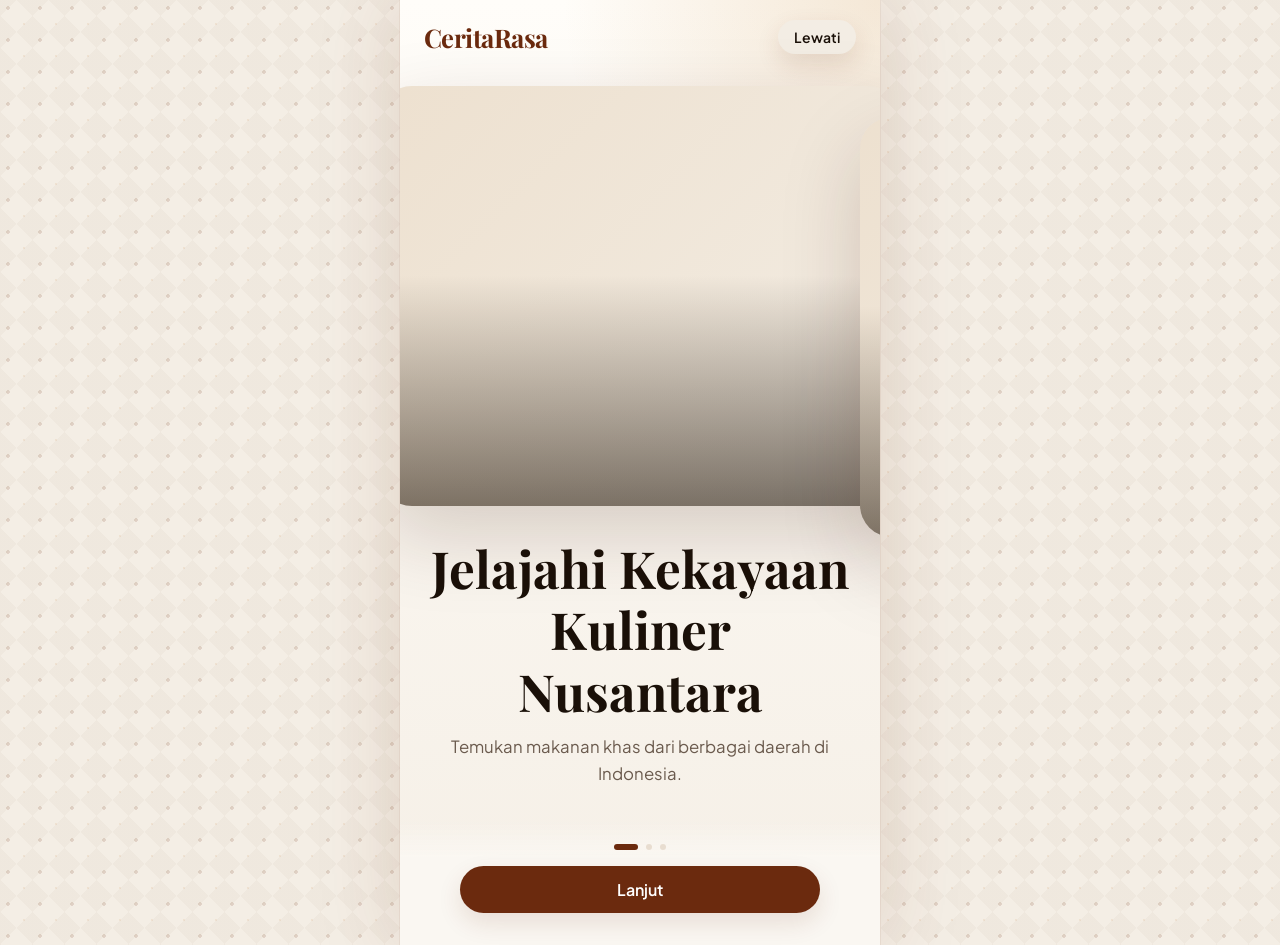
<file: index.html>
<!DOCTYPE html>
<html lang="id">
<head>
  <meta charset="UTF-8">
  <meta name="viewport" content="width=device-width, initial-scale=1.0">
  <title>CeritaRasa</title>
  <link rel="stylesheet" href="https://cdn.jsdelivr.net/npm/bootstrap-icons@1.11.3/font/bootstrap-icons.min.css">
  <link rel="stylesheet" href="css/style.css">
  <link rel="stylesheet" href="css/onboarding.css">
</head>
<body>
<div class="page-wrapper">
  <div class="onb-wrap">
    <div class="onb-top">
      <span class="onb-logo">CeritaRasa</span>
      <button class="btn btn-ghost btn-sm" id="btn-skip" data-i18n="onb_skip">Lewati</button>
    </div>

    <div class="onb-slides" id="onb-slides">
      <div class="onb-slide">
        <div class="onb-visual hero-food hero-1"><div class="luxury-overlay"></div></div>
        <h1 data-i18n="onb_title1">Jelajahi Kekayaan Kuliner Nusantara</h1>
        <p data-i18n="onb_desc1">Temukan makanan khas dari berbagai daerah di Indonesia.</p>
      </div>
      <div class="onb-slide">
        <div class="onb-visual hero-food hero-2"><div class="luxury-overlay"></div></div>
        <h1 data-i18n="onb_title2">Resep Lengkap &amp; Praktis</h1>
        <p data-i18n="onb_desc2">Dapatkan bahan, langkah memasak, dan alternatif bahan dengan mudah.</p>
      </div>
      <div class="onb-slide">
        <div class="onb-visual hero-food hero-3"><div class="luxury-overlay"></div></div>
        <h1 data-i18n="onb_title3">Kenali Sejarah &amp; Budaya Kuliner</h1>
        <p data-i18n="onb_desc3">Pelajari cerita dan nilai budaya dari setiap makanan tradisional.</p>
      </div>
    </div>

    <div class="onb-footer">
      <div class="onb-dots" id="onb-dots">
        <div class="onb-dot active"></div>
        <div class="onb-dot"></div>
        <div class="onb-dot"></div>
      </div>
      <div class="onb-actions">
        <button class="btn btn-primary btn-full" id="btn-next" data-i18n="onb_next">Lanjut</button>
      </div>
    </div>
  </div>
</div>

<script src="js/i18n.js"></script>
<script src="js/app.js"></script>
<script>
  (function() {
    let current = 0;
    const total = 3;
    const slides = document.getElementById('onb-slides');
    const dots   = document.querySelectorAll('.onb-dot');
    const btnNext = document.getElementById('btn-next');
    const btnSkip = document.getElementById('btn-skip');

    function goTo(idx) {
      current = idx;
      slides.style.transform = `translateX(-${current * 100}%)`;
      dots.forEach((d, i) => d.classList.toggle('active', i === current));
      btnNext.dataset.i18n = current === total - 1 ? 'onb_start' : 'onb_next';
      i18n.apply();
    }

    btnNext.addEventListener('click', () => {
      if (current < total - 1) { goTo(current + 1); }
      else { App.onboarding.setDone(); location.href = 'auth.html'; }
    });

    btnSkip.addEventListener('click', () => {
      App.onboarding.setDone();
      location.href = 'auth.html';
    });

    goTo(0);
  })();
</script>
</body>
</html>
</file>
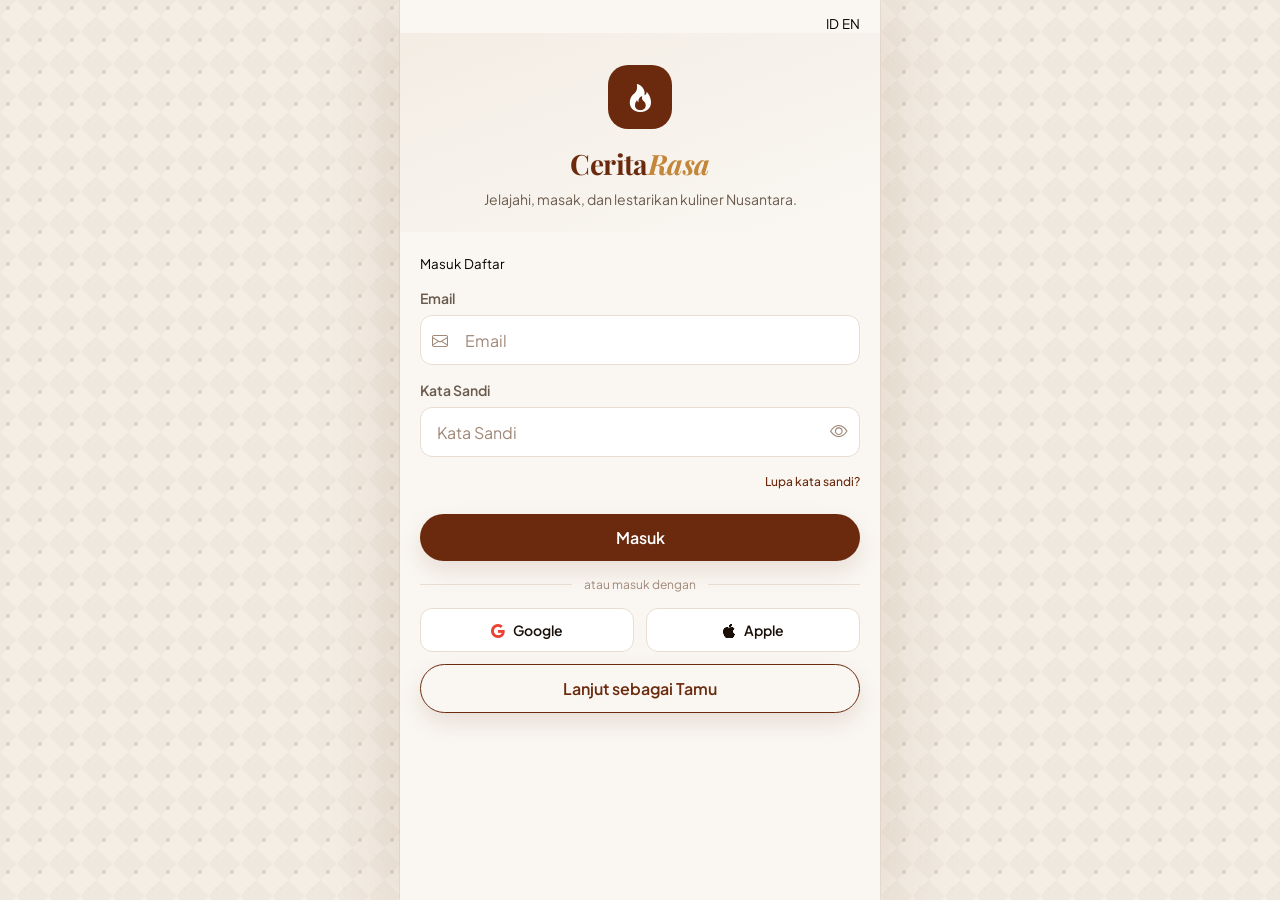
<file: auth.html>
<!DOCTYPE html>
<html lang="id">
<head>
  <meta charset="UTF-8">
  <meta name="viewport" content="width=device-width, initial-scale=1.0">
  <title>Masuk - CeritaRasa</title>
  <link rel="stylesheet" href="https://cdn.jsdelivr.net/npm/bootstrap-icons@1.11.3/font/bootstrap-icons.min.css">
  <link rel="stylesheet" href="css/style.css">
  <style>
    .auth-header {
      padding: var(--sp-8) var(--sp-6) var(--sp-6);
      text-align: center;
      background: linear-gradient(160deg, var(--clr-surface-2) 0%, var(--clr-bg) 100%);
    }
    .logo-mark {
      width: 64px;
      height: 64px;
      background: var(--clr-primary);
      border-radius: var(--radius-lg);
      display: flex;
      align-items: center;
      justify-content: center;
      margin: 0 auto var(--sp-4);
    }
    .logo-mark i { color: #fff; font-size: 1.75rem; }
    .logo-name {
      font-family: var(--ff-display);
      font-size: var(--fz-2xl);
      font-weight: 700;
      color: var(--clr-primary);
      letter-spacing: -0.02em;
    }
    .logo-name span { font-style: italic; color: var(--clr-accent); }
    .auth-sub { color: var(--clr-text-2); font-size: var(--fz-sm); margin-top: var(--sp-2); }
    .auth-body { padding: var(--sp-5) var(--sp-5) var(--sp-8); }
    .social-row { display: flex; gap: var(--sp-3); margin-top: var(--sp-4); }
    .social-btn {
      flex: 1;
      display: flex;
      align-items: center;
      justify-content: center;
      gap: var(--sp-2);
      padding: 0.75rem;
      border: 1.5px solid var(--clr-border);
      border-radius: var(--radius-md);
      font-size: var(--fz-sm);
      font-weight: 600;
      color: var(--clr-text);
      background: var(--clr-surface);
      cursor: pointer;
      transition: all var(--transition);
    }
    .social-btn:hover { border-color: var(--clr-text-3); }
    .divider-text {
      display: flex;
      align-items: center;
      gap: var(--sp-3);
      margin: var(--sp-4) 0;
      color: var(--clr-text-3);
      font-size: var(--fz-xs);
    }
    .divider-text::before, .divider-text::after {
      content: ''; flex: 1; height: 1px; background: var(--clr-border);
    }
    .pw-wrapper { position: relative; }
    .pw-wrapper input { padding-right: 2.75rem; }
    .toggle-pw {
      position: absolute;
      right: var(--sp-3);
      top: 50%;
      transform: translateY(-50%);
      color: var(--clr-text-3);
      font-size: 1.1rem;
      line-height: 1;
    }
    .auth-switch {
      text-align: center;
      margin-top: var(--sp-5);
      font-size: var(--fz-sm);
      color: var(--clr-text-2);
    }
    .auth-switch a { color: var(--clr-primary); font-weight: 600; }
    .hidden { display: none !important; }
    .form-group + .form-group { margin-top: var(--sp-4); }
    .lang-bar { display: flex; justify-content: flex-end; padding: var(--sp-3) var(--sp-5) 0; }
  </style>
</head>
<body>
<div class="page-wrapper">
  <div class="lang-bar">
    <div class="lang-toggle">
      <button class="lang-btn" data-lang="id">ID</button>
      <button class="lang-btn" data-lang="en">EN</button>
    </div>
  </div>

  <div class="auth-header">
    <div class="logo-mark"><i class="bi bi-fire"></i></div>
    <div class="logo-name">Cerita<span>Rasa</span></div>
    <p class="auth-sub" data-i18n="welcome_sub">Jelajahi, masak, dan lestarikan kuliner Nusantara.</p>
  </div>

  <div class="auth-body">
    <div class="tabs mb-4">
      <button class="tab-btn active" id="tab-login" data-i18n="login">Masuk</button>
      <button class="tab-btn" id="tab-register" data-i18n="register">Daftar</button>
    </div>

    <form id="form-login" autocomplete="on">
      <div class="form-group">
        <label class="form-label" data-i18n="email">Email</label>
        <div class="input-wrapper">
          <i class="bi bi-envelope input-icon"></i>
          <input class="form-input" name="email" type="email" data-i18n-ph="email" placeholder="Email" required>
        </div>
      </div>
      <div class="form-group">
        <label class="form-label" data-i18n="password">Kata Sandi</label>
        <div class="pw-wrapper">
          <input class="form-input" name="password" type="password" data-i18n-ph="password" placeholder="Kata Sandi" required style="padding-right:2.75rem;">
          <button type="button" class="toggle-pw"><i class="bi bi-eye"></i></button>
        </div>
        <div style="text-align:right;margin-top:4px;">
          <a href="#" style="font-size:var(--fz-xs);color:var(--clr-primary);font-weight:500;" data-i18n="forgot_pw">Lupa kata sandi?</a>
        </div>
      </div>
      <button class="btn btn-primary btn-full mt-6" type="submit" data-i18n="login">Masuk</button>
      <div class="divider-text" data-i18n="or_with">atau masuk dengan</div>
      <div class="social-row">
        <button type="button" class="social-btn" onclick="App.toast('Segera hadir','')"><i class="bi bi-google" style="color:#EA4335;"></i> Google</button>
        <button type="button" class="social-btn" onclick="App.toast('Segera hadir','')"><i class="bi bi-apple"></i> Apple</button>
      </div>
    </form>

    <form id="form-register" class="hidden" autocomplete="on">
      <div class="form-group">
        <label class="form-label" data-i18n="name">Nama Lengkap</label>
        <div class="input-wrapper">
          <i class="bi bi-person input-icon"></i>
          <input class="form-input" name="name" type="text" data-i18n-ph="name" placeholder="Nama Lengkap" required>
        </div>
      </div>
      <div class="form-group">
        <label class="form-label" data-i18n="email">Email</label>
        <div class="input-wrapper">
          <i class="bi bi-envelope input-icon"></i>
          <input class="form-input" name="email" type="email" data-i18n-ph="email" placeholder="Email" required>
        </div>
      </div>
      <div class="form-group">
        <label class="form-label" data-i18n="password">Kata Sandi</label>
        <div class="pw-wrapper">
          <input class="form-input" name="password" type="password" data-i18n-ph="password" placeholder="Kata Sandi" required style="padding-right:2.75rem;">
          <button type="button" class="toggle-pw"><i class="bi bi-eye"></i></button>
        </div>
      </div>
      <button class="btn btn-primary btn-full mt-6" type="submit" data-i18n="register">Daftar</button>
    </form>

    <button class="btn btn-outline btn-full" id="btn-guest" style="margin-top:var(--sp-3);" data-i18n="guest">Lanjut sebagai Tamu</button>
  </div>
</div>

<script src="js/i18n.js"></script>
<script src="js/app.js"></script>
<script src="js/auth.js"></script>
</body>
</html>
</file>
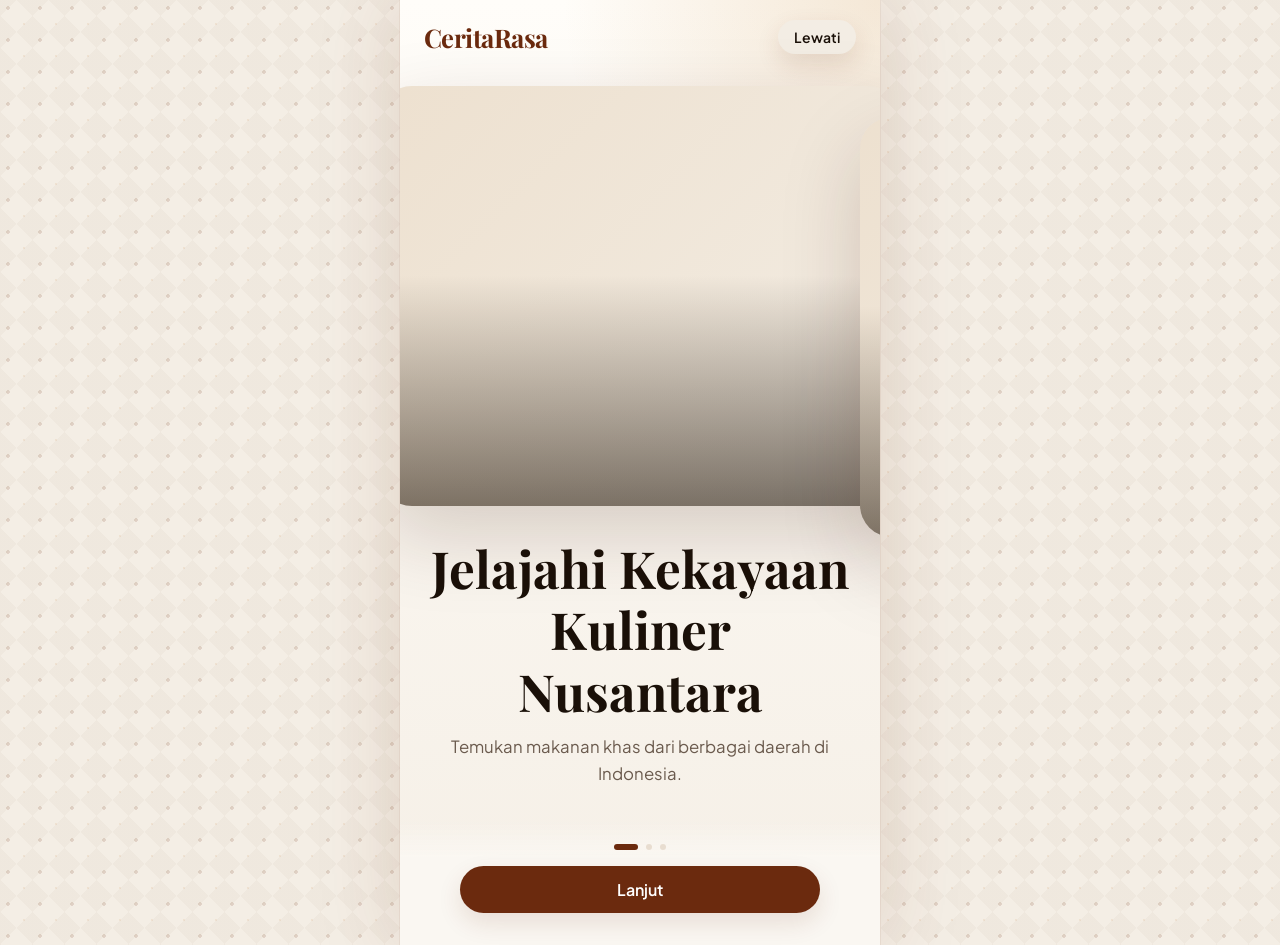
<file: recipe.html>
<!DOCTYPE html>
<html lang="id">
<head>
  <meta charset="UTF-8">
  <meta name="viewport" content="width=device-width, initial-scale=1.0">
  <title>Resep - CeritaRasa</title>
  <link rel="stylesheet" href="https://cdn.jsdelivr.net/npm/bootstrap-icons@1.11.3/font/bootstrap-icons.min.css">
  <link rel="stylesheet" href="css/style.css">
  <link rel="stylesheet" href="css/components.css">
  <style>
    .recipe-hero {
      position: relative;
      height: 280px;
      overflow: hidden;
    }
    .recipe-hero img {
      width: 100%;
      height: 100%;
      object-fit: cover;
    }
    .recipe-hero-overlay {
      position: absolute;
      inset: 0;
      background: linear-gradient(to top, rgba(0,0,0,.7) 0%, transparent 50%);
    }
    .hero-actions {
      position: absolute;
      top: var(--sp-4);
      left: 0;
      right: 0;
      display: flex;
      align-items: center;
      justify-content: space-between;
      padding: 0 var(--sp-4);
    }
    .hero-action-btn {
      width: 40px;
      height: 40px;
      background: rgba(255,255,255,.9);
      border-radius: var(--radius-full);
      display: flex;
      align-items: center;
      justify-content: center;
      color: var(--clr-text);
      font-size: 1.1rem;
      transition: all var(--transition);
      backdrop-filter: blur(8px);
    }
    .hero-action-btn:hover { transform: scale(1.05); }
    .recipe-meta-card {
      margin: -24px var(--sp-4) 0;
      background: var(--clr-surface);
      border-radius: var(--radius-lg);
      box-shadow: var(--shadow-md);
      padding: var(--sp-4);
      position: relative;
      z-index: 2;
    }
    .recipe-title {
      font-family: var(--ff-display);
      font-size: var(--fz-2xl);
      font-weight: 700;
      line-height: 1.2;
    }
    .recipe-origin { color: var(--clr-text-3); font-size: var(--fz-sm); margin-top: 4px; }
    .recipe-stats {
      display: flex;
      gap: var(--sp-4);
      margin-top: var(--sp-4);
      padding-top: var(--sp-4);
      border-top: 1px solid var(--clr-border);
    }
    .stat-item { flex: 1; text-align: center; }
    .stat-value {
      font-size: var(--fz-md);
      font-weight: 700;
      color: var(--clr-text);
      display: flex;
      align-items: center;
      justify-content: center;
      gap: 4px;
    }
    .stat-label { font-size: var(--fz-xs); color: var(--clr-text-3); margin-top: 2px; }
    .stat-divider { width: 1px; background: var(--clr-border); align-self: stretch; }
    .tab-area { padding: var(--sp-4); }
    .tab-content { margin-top: var(--sp-4); }
    .tab-pane { display: none; }
    .tab-pane.active { display: block; }
    .ingredient-item {
      display: flex;
      align-items: flex-start;
      justify-content: space-between;
      padding: var(--sp-3) 0;
      border-bottom: 1px solid var(--clr-border);
      gap: var(--sp-3);
    }
    .ingredient-item:last-child { border-bottom: none; }
    .ingr-name { font-weight: 500; font-size: var(--fz-sm); }
    .ingr-amount { font-size: var(--fz-sm); color: var(--clr-text-3); white-space: nowrap; }
    .ingr-alt {
      font-size: var(--fz-xs);
      color: var(--clr-accent);
      margin-top: 2px;
    }
    .alt-toggle {
      display: none;
    }
    .alt-toggle.has-alt { display: block; }
    .step-item {
      display: flex;
      gap: var(--sp-3);
      margin-bottom: var(--sp-4);
    }
    .step-num {
      width: 32px;
      height: 32px;
      border-radius: var(--radius-full);
      background: var(--clr-primary);
      color: #fff;
      font-size: var(--fz-sm);
      font-weight: 700;
      display: flex;
      align-items: center;
      justify-content: center;
      flex-shrink: 0;
      margin-top: 2px;
    }
    .step-text { font-size: var(--fz-sm); line-height: 1.6; color: var(--clr-text); }
    .yt-embed {
      border-radius: var(--radius-lg);
      overflow: hidden;
      aspect-ratio: 16/9;
      background: #000;
    }
    .yt-embed iframe { width: 100%; height: 100%; border: none; }
    .yt-btn {
      display: flex;
      align-items: center;
      justify-content: center;
      gap: var(--sp-2);
      padding: 0.75rem;
      background: #FF0000;
      color: #fff;
      border-radius: var(--radius-md);
      font-weight: 600;
      font-size: var(--fz-sm);
      margin-top: var(--sp-4);
      text-decoration: none;
    }
    .history-block {
      background: var(--clr-surface);
      border: 1px solid var(--clr-border);
      border-radius: var(--radius-lg);
      padding: var(--sp-4);
      margin-bottom: var(--sp-3);
    }
    .history-block .hb-icon {
      width: 36px;
      height: 36px;
      border-radius: var(--radius-md);
      background: rgba(107,42,14,.08);
      display: flex;
      align-items: center;
      justify-content: center;
      color: var(--clr-primary);
      margin-bottom: var(--sp-3);
    }
    .history-block .hb-title {
      font-weight: 700;
      font-size: var(--fz-sm);
      color: var(--clr-text);
      margin-bottom: var(--sp-2);
    }
    .history-block p { font-size: var(--fz-sm); color: var(--clr-text-2); line-height: 1.6; }
    .section-sub { font-size: var(--fz-md); font-weight: 700; color: var(--clr-text); margin-bottom: var(--sp-3); }
    .show-alt-btn {
      font-size: var(--fz-xs);
      color: var(--clr-accent);
      font-weight: 600;
      padding: 2px 0;
      display: inline-flex;
      align-items: center;
      gap: 4px;
    }
  </style>
</head>
<body>
<div class="page-wrapper">
  <div id="recipe-wrap" class="animate-in"></div>
</div>

<script src="js/i18n.js"></script>
<script src="js/data.js"></script>
<script src="js/app.js"></script>
<script src="js/recipe.js"></script>
</body>
</html>
</file>
<file: css/style.css>
@import url('https://fonts.googleapis.com/css2?family=Playfair+Display:ital,wght@0,500;0,700;1,500&family=Plus+Jakarta+Sans:wght@300;400;500;600&display=swap');

:root {
  --clr-primary:    #6B2A0E;
  --clr-primary-l: #8B3A1A;
  --clr-accent:     #C4873A;
  --clr-accent-l:   #E8A84E;
  --clr-bg:         #FAF7F2;
  --clr-surface:    #FFFFFF;
  --clr-surface-2:  #F3EDE4;
  --clr-border:     #E8DDD0;
  --clr-text:       #1A1008;
  --clr-text-2:     #6B5B4E;
  --clr-text-3:     #A08878;
  --clr-success:    #4A7C59;
  --clr-danger:     #C0392B;
  --clr-star:       #E8A84E;

  --ff-display: 'Playfair Display', Georgia, serif;
  --ff-body:    'Plus Jakarta Sans', system-ui, sans-serif;

  --fz-xs:  0.75rem;
  --fz-sm:  0.875rem;
  --fz-md:  1rem;
  --fz-lg:  1.125rem;
  --fz-xl:  1.375rem;
  --fz-2xl: 1.75rem;
  --fz-3xl: 2.25rem;

  --sp-1: 0.25rem;
  --sp-2: 0.5rem;
  --sp-3: 0.75rem;
  --sp-4: 1rem;
  --sp-5: 1.25rem;
  --sp-6: 1.5rem;
  --sp-8: 2rem;
  --sp-10: 2.5rem;
  --sp-12: 3rem;

  --radius-sm: 6px;
  --radius-md: 12px;
  --radius-lg: 20px;
  --radius-xl: 28px;
  --radius-full: 9999px;

  --shadow-sm: 0 1px 3px rgba(26,16,8,.08);
  --shadow-md: 0 4px 16px rgba(26,16,8,.10);
  --shadow-lg: 0 8px 32px rgba(26,16,8,.14);

  --transition: 0.2s ease;
  --nav-h: 64px;
  --max-w: 480px;
}

*, *::before, *::after { box-sizing: border-box; margin: 0; padding: 0; }

html { font-size: 16px; scroll-behavior: smooth; -webkit-text-size-adjust: 100%; }

body {
  font-family: var(--ff-body);
  font-size: var(--fz-md);
  color: var(--clr-text);
  background-color: #F4EEE5;
  background-image:
    radial-gradient(circle at 25% 25%, rgba(107,42,14,.07) 2px, transparent 2px),
    radial-gradient(circle at 75% 75%, rgba(107,42,14,.07) 2px, transparent 2px),
    radial-gradient(circle at 75% 25%, rgba(196,135,58,.06) 1.5px, transparent 1.5px),
    radial-gradient(circle at 25% 75%, rgba(196,135,58,.06) 1.5px, transparent 1.5px),
    linear-gradient(45deg, rgba(107,42,14,.03) 25%, transparent 25%, transparent 75%, rgba(107,42,14,.03) 75%),
    linear-gradient(-45deg, rgba(107,42,14,.03) 25%, transparent 25%, transparent 75%, rgba(107,42,14,.03) 75%);
  background-size: 32px 32px, 32px 32px, 32px 32px, 32px 32px, 32px 32px, 32px 32px;
  background-position: 0 0, 16px 16px, 0 16px, 16px 0, 0 0, 0 0;
  min-height: 100dvh;
  -webkit-font-smoothing: antialiased;
}

img { display: block; max-width: 100%; height: auto; }
a  { color: inherit; text-decoration: none; }
ul { list-style: none; }
button { font-family: inherit; cursor: pointer; border: none; background: none; }
input, textarea, select { font-family: inherit; }

.page-wrapper {
  max-width: var(--max-w);
  margin: 0 auto;
  min-height: 100dvh;
  background: var(--clr-bg);
  position: relative;
  overflow-x: hidden;
  box-shadow: 0 0 40px rgba(107,42,14,.12), 0 0 0 1px rgba(107,42,14,.04);
}

.has-bottom-nav .page-content {
  padding-bottom: calc(var(--nav-h) + var(--sp-4));
}

.ff-display { font-family: var(--ff-display); }

.text-primary  { color: var(--clr-primary); }
.text-accent   { color: var(--clr-accent); }
.text-muted    { color: var(--clr-text-2); }
.text-faint    { color: var(--clr-text-3); }
.text-center   { text-align: center; }
.text-sm       { font-size: var(--fz-sm); }
.text-xs       { font-size: var(--fz-xs); }
.fw-500        { font-weight: 500; }
.fw-600        { font-weight: 600; }

.d-flex        { display: flex; }
.align-center  { align-items: center; }
.justify-between { justify-content: space-between; }
.gap-2         { gap: var(--sp-2); }
.gap-3         { gap: var(--sp-3); }
.gap-4         { gap: var(--sp-4); }
.flex-1        { flex: 1; }
.flex-col      { flex-direction: column; }

.mt-2 { margin-top: var(--sp-2); }
.mt-4 { margin-top: var(--sp-4); }
.mt-6 { margin-top: var(--sp-6); }
.mb-4 { margin-bottom: var(--sp-4); }
.px-4 { padding-left: var(--sp-4); padding-right: var(--sp-4); }
.py-4 { padding-top: var(--sp-4); padding-bottom: var(--sp-4); }
.p-4  { padding: var(--sp-4); }

.btn {
  display: inline-flex;
  align-items: center;
  justify-content: center;
  gap: var(--sp-2);
  padding: 0.8rem var(--sp-6);
  border-radius: var(--radius-full);
  font-size: var(--fz-md);
  font-weight: 600;
  transition: all var(--transition);
  white-space: nowrap;
}
.btn-primary {
  background: var(--clr-primary);
  color: #fff;
}
.btn-primary:hover { background: var(--clr-primary-l); }
.btn-outline {
  background: transparent;
  color: var(--clr-primary);
  border: 1.5px solid var(--clr-primary);
}
.btn-outline:hover { background: var(--clr-primary); color: #fff; }
.btn-ghost {
  background: var(--clr-surface-2);
  color: var(--clr-text);
}
.btn-ghost:hover { background: var(--clr-border); }
.btn-full { width: 100%; }
.btn-sm { padding: 0.5rem var(--sp-4); font-size: var(--fz-sm); }
.btn:disabled { opacity: 0.5; pointer-events: none; }

.form-group { display: flex; flex-direction: column; gap: var(--sp-2); }
.form-label { font-size: var(--fz-sm); font-weight: 600; color: var(--clr-text-2); }
.form-input {
  width: 100%;
  padding: 0.85rem var(--sp-4);
  border: 1.5px solid var(--clr-border);
  border-radius: var(--radius-md);
  font-size: var(--fz-md);
  color: var(--clr-text);
  background: var(--clr-surface);
  transition: border-color var(--transition);
  outline: none;
}
.form-input:focus { border-color: var(--clr-accent); }
.form-input::placeholder { color: var(--clr-text-3); }
.input-wrapper { position: relative; }
.input-wrapper .form-input { padding-left: 2.75rem; }
.input-icon {
  position: absolute;
  left: var(--sp-3);
  top: 50%;
  transform: translateY(-50%);
  color: var(--clr-text-3);
}

.card {
  background: var(--clr-surface);
  border-radius: var(--radius-lg);
  overflow: hidden;
  box-shadow: var(--shadow-sm);
  border: 1px solid var(--clr-border);
}

.badge {
  display: inline-flex;
  align-items: center;
  gap: var(--sp-1);
  padding: 0.25rem 0.6rem;
  border-radius: var(--radius-full);
  font-size: var(--fz-xs);
  font-weight: 600;
}
.badge-primary { background: rgba(107,42,14,.1); color: var(--clr-primary); }
.badge-accent  { background: rgba(196,135,58,.15); color: var(--clr-accent); }
.badge-success { background: rgba(74,124,89,.12); color: var(--clr-success); }
.badge-neutral { background: var(--clr-surface-2); color: var(--clr-text-2); }

.section-title {
  font-family: var(--ff-display);
  font-size: var(--fz-xl);
  font-weight: 700;
  color: var(--clr-text);
}

.divider {
  height: 1px;
  background: var(--clr-border);
  margin: var(--sp-4) 0;
}

.skeleton {
  background: linear-gradient(90deg, var(--clr-border) 25%, var(--clr-surface-2) 50%, var(--clr-border) 75%);
  background-size: 200% 100%;
  animation: shimmer 1.5s infinite;
  border-radius: var(--radius-sm);
}
@keyframes shimmer { 0% { background-position: 200% 0; } 100% { background-position: -200% 0; } }

.toast {
  position: fixed;
  bottom: calc(var(--nav-h) + var(--sp-4));
  left: 50%;
  transform: translateX(-50%) translateY(20px);
  background: var(--clr-text);
  color: #fff;
  padding: 0.75rem var(--sp-5);
  border-radius: var(--radius-full);
  font-size: var(--fz-sm);
  font-weight: 500;
  z-index: 999;
  opacity: 0;
  transition: all 0.3s ease;
  white-space: nowrap;
  pointer-events: none;
  max-width: 90vw;
}
.toast.show {
  opacity: 1;
  transform: translateX(-50%) translateY(0);
}
.toast.success { background: var(--clr-success); }
.toast.error   { background: var(--clr-danger); }

.empty-state {
  text-align: center;
  padding: var(--sp-12) var(--sp-6);
  color: var(--clr-text-3);
}
.empty-state i { font-size: 2.5rem; margin-bottom: var(--sp-4); color: var(--clr-border); }
.empty-state p { font-size: var(--fz-sm); }

@media (min-width: 481px) {
  .page-wrapper { box-shadow: 0 0 80px rgba(107,42,14,.15), 0 0 0 1px rgba(107,42,14,.06); }
}

@keyframes fadeIn   { from { opacity: 0; transform: translateY(12px); } to { opacity: 1; transform: none; } }
@keyframes slideUp  { from { transform: translateY(100%); } to { transform: translateY(0); } }
.animate-in { animation: fadeIn 0.4s ease both; }
.app-shell,.container{border-radius:24px}
.btn,.btn-primary{
box-shadow:0 10px 24px rgba(107,42,14,.12);
transition:transform .2s ease,box-shadow .2s ease;
}
.btn:hover,.btn-primary:hover{transform:translateY(-2px);box-shadow:0 14px 30px rgba(107,42,14,.16)}
</file>
<file: css/onboarding.css>
.onb-wrap {
  min-height: 100dvh;
  display: flex;
  flex-direction: column;
  position: relative;
  overflow: hidden;
}

.onb-slides {
  flex: 1;
  display: flex;
  transition: transform 0.45s cubic-bezier(.4,0,.2,1);
}

.onb-slide {
  min-width: 100%;
  display: flex;
  flex-direction: column;
  align-items: center;
  justify-content: center;
  padding: var(--sp-8) var(--sp-6);
  text-align: center;
}

.onb-visual {
  width: 260px;
  height: 260px;
  border-radius: var(--radius-xl);
  background: var(--clr-surface-2);
  border: 2px solid var(--clr-border);
  display: flex;
  align-items: center;
  justify-content: center;
  font-size: 6rem;
  margin-bottom: var(--sp-8);
  position: relative;
  overflow: hidden;
}
.onb-visual::after {
  content: '';
  position: absolute;
  inset: 0;
  background: linear-gradient(135deg, rgba(196,135,58,.12), transparent);
}
.onb-visual i { color: var(--clr-accent); opacity: .7; }

.onb-slide h1 {
  font-family: var(--ff-display);
  font-size: var(--fz-2xl);
  font-weight: 700;
  line-height: 1.2;
  color: var(--clr-text);
  margin-bottom: var(--sp-3);
}
.onb-slide p { color: var(--clr-text-2); font-size: var(--fz-md); line-height: 1.6; }

.onb-logo {
  font-family: var(--ff-display);
  font-size: var(--fz-lg);
  font-weight: 700;
  color: var(--clr-primary);
  letter-spacing: -0.02em;
}

.onb-footer {
  padding: var(--sp-6) var(--sp-6) var(--sp-8);
  display: flex;
  flex-direction: column;
  align-items: center;
  gap: var(--sp-4);
}

.onb-dots { display: flex; gap: var(--sp-2); }
.onb-dot {
  height: 6px;
  border-radius: var(--radius-full);
  background: var(--clr-border);
  transition: all 0.3s ease;
}
.onb-dot.active { background: var(--clr-primary); width: 24px; }
.onb-dot:not(.active) { width: 6px; }

.onb-actions {
  display: flex;
  flex-direction: column;
  gap: var(--sp-3);
  width: 100%;
  max-width: 320px;
}

.onb-top {
  display: flex;
  align-items: center;
  justify-content: space-between;
  padding: var(--sp-5) var(--sp-6) 0;
}

.hidden { display: none !important; }

.onb-wrap{background:radial-gradient(circle at top,#fff,#faf7f2 60%)}
.onb-visual{width:300px;height:300px;box-shadow:0 20px 50px rgba(107,42,14,.12);animation:floaty 4s ease-in-out infinite}
.onb-footer{position:sticky;bottom:0;background:linear-gradient(180deg,transparent,#faf7f2 30%)}
.onb-actions{max-width:360px}
@keyframes floaty{50%{transform:translateY(-8px)}}


/* Luxury Culinary Redesign */
.onb-wrap{
background:
radial-gradient(circle at top right,rgba(196,135,58,.18),transparent 30%),
linear-gradient(180deg,#fffdf9,#f5efe6);
}
.onb-slide{max-width:900px;margin:auto;}
.hero-food{
width:min(88vw,520px);
height:min(60vw,420px);
border-radius:32px;
background-size:cover;
background-position:center;
border:none;
overflow:hidden;
box-shadow:0 30px 80px rgba(61,21,8,.18);
}
.hero-1{background-image:url('https://images.unsplash.com/photo-1504674900247-0877df9cc836?auto=format&fit=crop&w=1200&q=80');}
.hero-2{background-image:url('https://images.unsplash.com/photo-1490645935967-10de6ba17061?auto=format&fit=crop&w=1200&q=80');}
.hero-3{background-image:url('https://images.unsplash.com/photo-1414235077428-338989a2e8c0?auto=format&fit=crop&w=1200&q=80');}
.luxury-overlay{
position:absolute;inset:0;
background:linear-gradient(to top,rgba(20,10,0,.55),transparent 55%);
}
.onb-slide h1{font-size:clamp(2rem,4vw,3.5rem);max-width:800px;}
.onb-slide p{max-width:650px;font-size:1.05rem;}
.onb-logo{font-size:1.6rem;}
</file>
<file: css/components.css>
.bottom-nav {
  position: fixed;
  bottom: 0;
  left: 50%;
  transform: translateX(-50%);
  width: 100%;
  max-width: var(--max-w);
  height: var(--nav-h);
  background: rgba(255,255,255,.92);
  backdrop-filter: blur(12px);
  -webkit-backdrop-filter: blur(12px);
  border-top: 1px solid var(--clr-border);
  display: flex;
  align-items: center;
  justify-content: space-around;
  z-index: 100;
  padding: 0 var(--sp-2);
  box-shadow: 0 -4px 20px rgba(107,42,14,.06);
}
.nav-item {
  flex: 1;
  display: flex;
  flex-direction: column;
  align-items: center;
  justify-content: center;
  gap: 4px;
  padding: var(--sp-2);
  color: var(--clr-text-3);
  font-size: var(--fz-xs);
  font-weight: 500;
  transition: color var(--transition);
  border-radius: var(--radius-md);
  position: relative;
}
.nav-item i { font-size: 1.25rem; }
.nav-item.active { color: var(--clr-primary); }
.nav-item.active i { font-weight: 700; }
.nav-item.active::before{display:none}

.page-header {
  padding: var(--sp-4) var(--sp-4) var(--sp-3);
  background: var(--clr-bg);
  position: sticky;
  top: 0;
  z-index: 50;
}
.page-header.with-border { border-bottom: 1px solid var(--clr-border); }

.back-btn {
  display: inline-flex;
  align-items: center;
  gap: var(--sp-2);
  color: var(--clr-text-2);
  font-size: var(--fz-sm);
  font-weight: 500;
  padding: var(--sp-2) 0;
}
.back-btn i { font-size: 1.1rem; }

.search-bar {
  display: flex;
  align-items: center;
  gap: var(--sp-3);
  background: var(--clr-surface);
  border: 1.5px solid var(--clr-border);
  border-radius: var(--radius-full);
  padding: 0.65rem var(--sp-4);
  transition: border-color var(--transition);
}
.search-bar:focus-within { border-color: var(--clr-accent); }
.search-bar i { color: var(--clr-text-3); font-size: 1.1rem; flex-shrink: 0; }
.search-bar input {
  flex: 1;
  border: none;
  background: none;
  outline: none;
  font-size: var(--fz-sm);
  color: var(--clr-text);
}
.search-bar input::placeholder { color: var(--clr-text-3); }

.tabs {
  display: flex;
  gap: var(--sp-1);
  background: var(--clr-surface-2);
  border-radius: var(--radius-full);
  padding: 4px;
}
.tab-btn {
  flex: 1;
  padding: 0.5rem;
  border-radius: var(--radius-full);
  font-size: var(--fz-sm);
  font-weight: 600;
  color: var(--clr-text-3);
  transition: all var(--transition);
  text-align: center;
}
.tab-btn.active {
  background: var(--clr-surface);
  color: var(--clr-primary);
  box-shadow: var(--shadow-sm);
}

.recipe-card-h {
  display: flex;
  gap: var(--sp-3);
  padding: var(--sp-3);
  background: var(--clr-surface);
  border-radius: var(--radius-lg);
  border: 1px solid var(--clr-border);
  transition: box-shadow var(--transition), transform var(--transition);
}
.recipe-card-h:hover { box-shadow: var(--shadow-md); transform: translateY(-1px); }
.recipe-card-h img {
  width: 80px;
  height: 80px;
  border-radius: var(--radius-md);
  object-fit: cover;
  flex-shrink: 0;
  background: var(--clr-surface-2);
}
.recipe-card-h .info { flex: 1; min-width: 0; }
.recipe-card-h .title {
  font-family: var(--ff-display);
  font-size: var(--fz-md);
  font-weight: 700;
  white-space: nowrap;
  overflow: hidden;
  text-overflow: ellipsis;
}
.recipe-card-h .origin {
  font-size: var(--fz-xs);
  color: var(--clr-text-3);
  margin-top: 2px;
}
.recipe-card-h .meta {
  display: flex;
  align-items: center;
  gap: var(--sp-3);
  margin-top: var(--sp-2);
}

.recipe-card-v {
  background: var(--clr-surface);
  border-radius: var(--radius-lg);
  border: 1px solid var(--clr-border);
  overflow: hidden;
  transition: box-shadow var(--transition);
  flex-shrink: 0;
}
.recipe-card-v:hover { box-shadow: var(--shadow-md); }
.recipe-card-v img {
  width: 100%;
  height: 130px;
  object-fit: cover;
}
.recipe-card-v .info { padding: var(--sp-3); }
.recipe-card-v .title {
  font-family: var(--ff-display);
  font-size: var(--fz-sm);
  font-weight: 700;
  line-height: 1.3;
}
.recipe-card-v .origin {
  font-size: var(--fz-xs);
  color: var(--clr-text-3);
  margin-top: 2px;
}

.rating {
  display: inline-flex;
  align-items: center;
  gap: 3px;
  font-size: var(--fz-xs);
  font-weight: 600;
  color: var(--clr-text);
}
.rating i { color: var(--clr-star); font-size: 0.75rem; }

.meta-pill {
  display: inline-flex;
  align-items: center;
  gap: 4px;
  font-size: var(--fz-xs);
  color: var(--clr-text-2);
}
.meta-pill i { font-size: 0.85rem; color: var(--clr-text-3); }

.fav-btn {
  display: flex;
  align-items: center;
  justify-content: center;
  width: 36px;
  height: 36px;
  border-radius: var(--radius-full);
  background: var(--clr-surface-2);
  color: var(--clr-text-3);
  transition: all var(--transition);
  flex-shrink: 0;
}
.fav-btn.active { background: rgba(192,57,43,.1); color: var(--clr-danger); }
.fav-btn:hover  { transform: scale(1.08); }

.chip-list { display: flex; flex-wrap: wrap; gap: var(--sp-2); }
.chip {
  padding: 0.4rem 0.9rem;
  border-radius: var(--radius-full);
  font-size: var(--fz-sm);
  font-weight: 500;
  border: 1.5px solid var(--clr-border);
  background: var(--clr-surface);
  color: var(--clr-text-2);
  cursor: pointer;
  transition: all var(--transition);
}
.chip.active, .chip:hover {
  border-color: var(--clr-primary);
  background: rgba(107,42,14,.07);
  color: var(--clr-primary);
}

.lang-toggle {
  display: flex;
  align-items: center;
  gap: 4px;
  background: var(--clr-surface-2);
  border-radius: var(--radius-full);
  padding: 4px;
}
.lang-btn {
  padding: 4px 10px;
  border-radius: var(--radius-full);
  font-size: var(--fz-xs);
  font-weight: 700;
  color: var(--clr-text-3);
  transition: all var(--transition);
}
.lang-btn.active {
  background: var(--clr-primary);
  color: #fff;
}

.scroll-x {
  display: flex;
  gap: var(--sp-3);
  overflow-x: auto;
  padding-bottom: var(--sp-2);
  scrollbar-width: none;
}
.scroll-x::-webkit-scrollbar { display: none; }

.list-item {
  display: flex;
  align-items: center;
  justify-content: space-between;
  padding: var(--sp-3) var(--sp-4);
  border-bottom: 1px solid var(--clr-border);
  transition: background var(--transition);
  cursor: pointer;
}
.list-item:last-child { border-bottom: none; }
.list-item:hover { background: var(--clr-surface-2); }
.list-item .thumb {
  width: 52px;
  height: 52px;
  border-radius: var(--radius-md);
  object-fit: cover;
  flex-shrink: 0;
}

.progress-bar {
  height: 4px;
  background: var(--clr-border);
  border-radius: var(--radius-full);
  overflow: hidden;
}
.progress-bar .fill {
  height: 100%;
  background: var(--clr-accent);
  border-radius: var(--radius-full);
  transition: width 0.4s ease;
}

.overlay {
  position: fixed;
  inset: 0;
  background: rgba(0,0,0,.5);
  z-index: 200;
  opacity: 0;
  pointer-events: none;
  transition: opacity var(--transition);
}
.overlay.show { opacity: 1; pointer-events: all; }

.modal {
  position: fixed;
  bottom: 0;
  left: 50%;
  transform: translateX(-50%) translateY(100%);
  width: 100%;
  max-width: var(--max-w);
  background: var(--clr-surface);
  border-radius: var(--radius-xl) var(--radius-xl) 0 0;
  z-index: 201;
  transition: transform 0.35s ease;
  padding: var(--sp-6) var(--sp-4) var(--sp-8);
}
.modal.show { transform: translateX(-50%) translateY(0); }
.modal-handle {
  width: 40px;
  height: 4px;
  background: var(--clr-border);
  border-radius: var(--radius-full);
  margin: 0 auto var(--sp-5);
}
.nav-item.active{background:rgba(107,42,14,.08);color:var(--clr-primary)}
</file>
